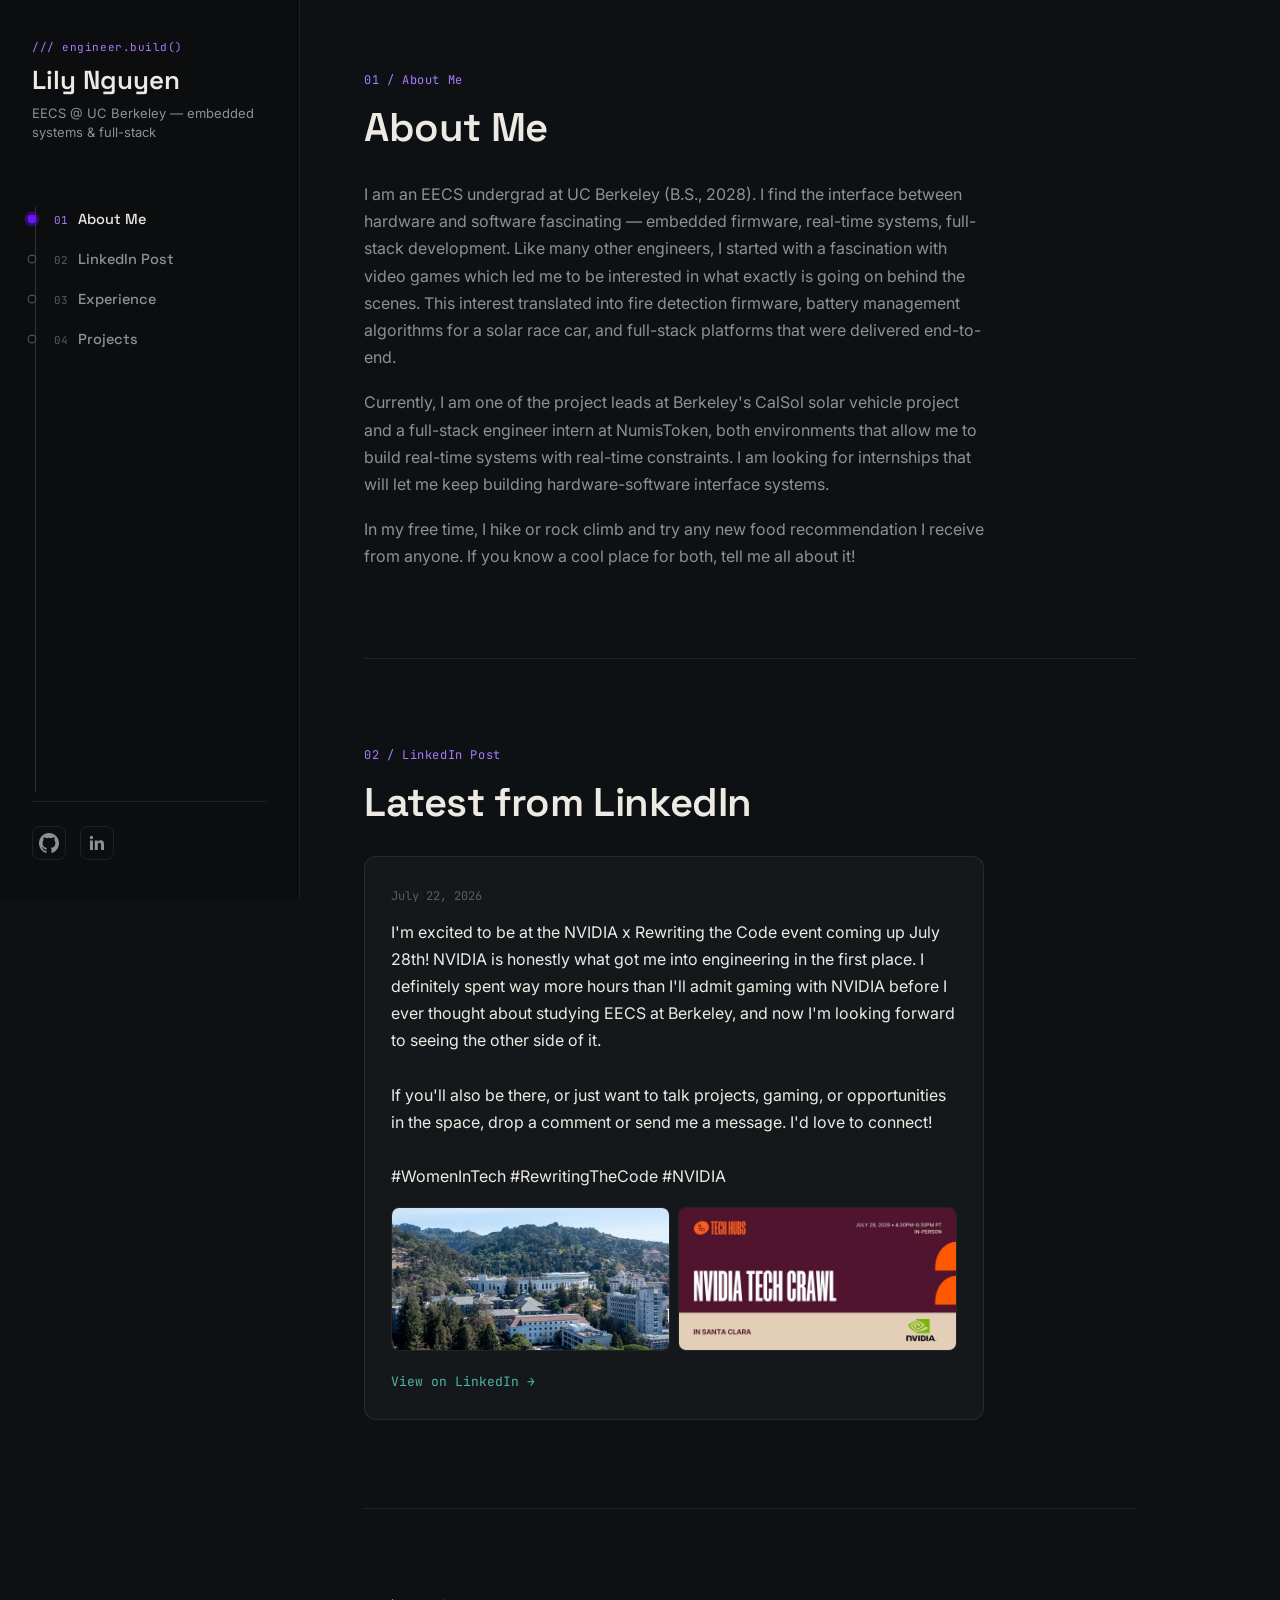
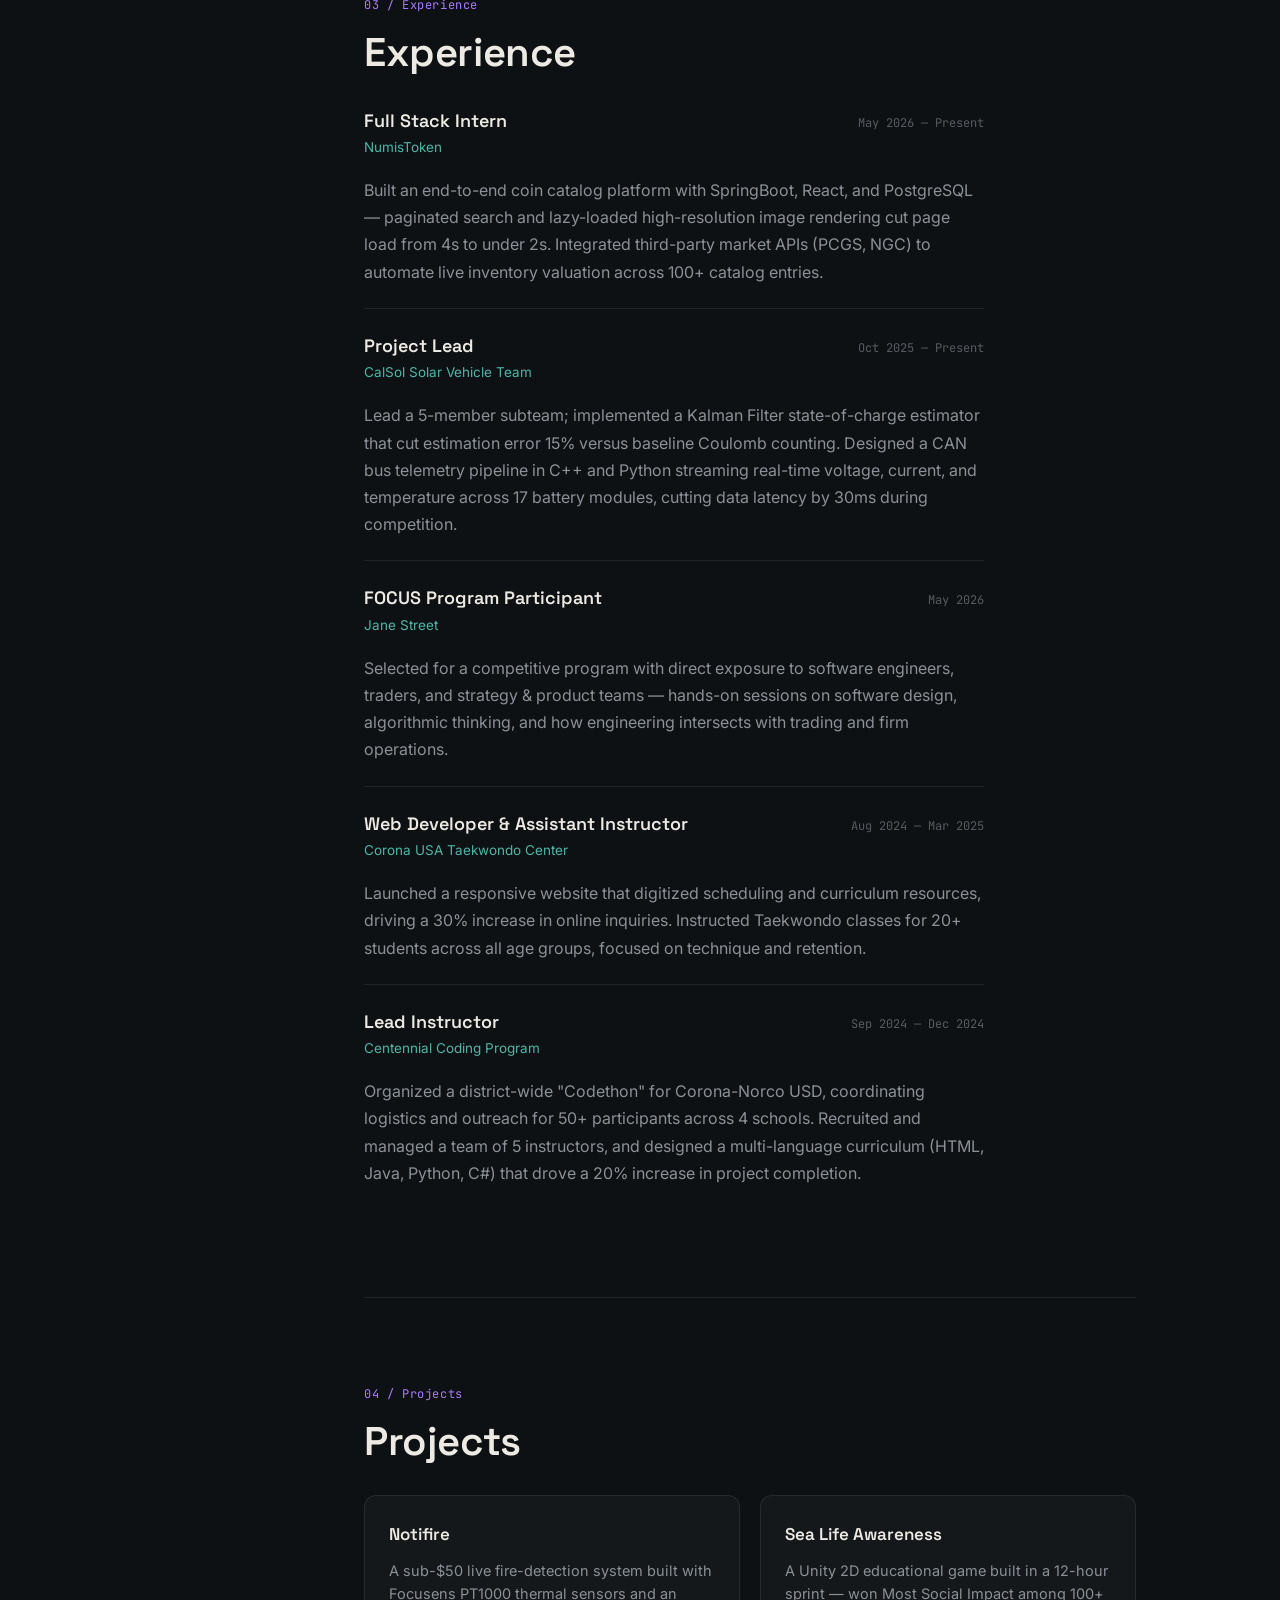
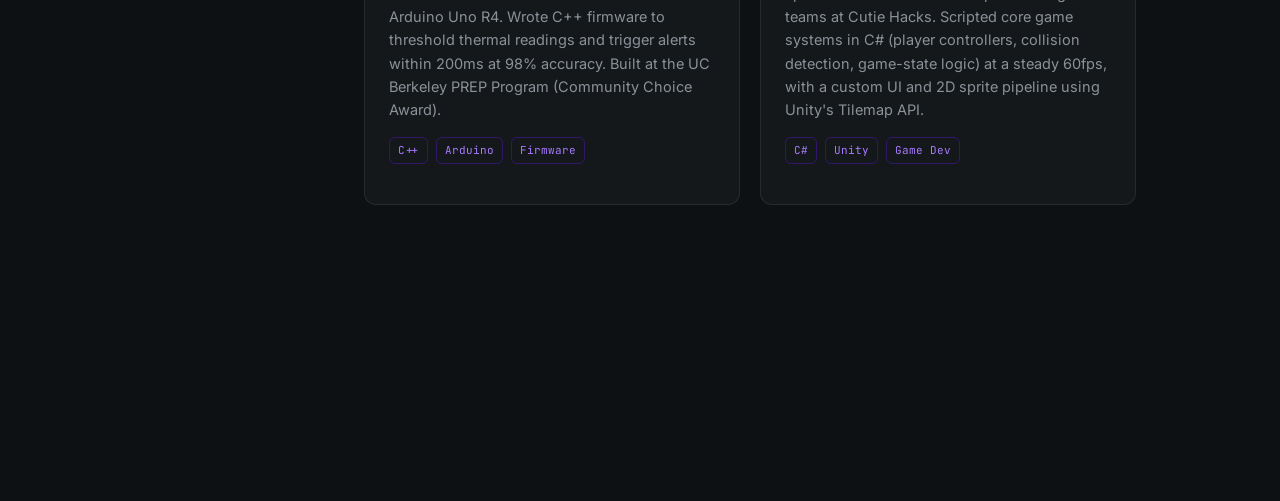
<file: index.html>
<!DOCTYPE html>
<html lang="en">
<head>
<meta charset="UTF-8">
<meta name="viewport" content="width=device-width, initial-scale=1.0">
<title>Lily Nguyen12 — Portfolio</title>
<link rel="preconnect" href="https://fonts.googleapis.com">
<link rel="preconnect" href="https://fonts.gstatic.com" crossorigin>
<link href="https://fonts.googleapis.com/css2?family=Space+Grotesk:wght@400;500;600;700&family=Inter:wght@400;500;600&family=JetBrains+Mono:wght@400;500&display=swap" rel="stylesheet">
<link rel="stylesheet" href="styles.css">
</head>
<body>

<div class="layout">

  <!-- ============ LEFT SIDEBAR ============ -->
  <aside class="sidebar">
    <div class="sidebar-inner">

      <header class="identity">
        <p class="identity-eyebrow">/// engineer.build()</p>
        <h1 class="identity-name">Lily Nguyen</h1>
        <p class="identity-tagline">EECS @ UC Berkeley — embedded systems &amp; full-stack</p>
      </header>

      <nav class="toc" aria-label="Section navigation">
        <a href="#about" class="toc-link" data-section="about">
          <span class="toc-index">01</span>
          <span class="toc-label">About Me</span>
        </a>
        <a href="#linkedin" class="toc-link" data-section="linkedin">
          <span class="toc-index">02</span>
          <span class="toc-label">LinkedIn Post</span>
        </a>
        <a href="#experience" class="toc-link" data-section="experience">
          <span class="toc-index">03</span>
          <span class="toc-label">Experience</span>
        </a>
        <a href="#projects" class="toc-link" data-section="projects">
          <span class="toc-index">04</span>
          <span class="toc-label">Projects</span>
        </a>
      </nav>

      <div class="trace-rail" aria-hidden="true"></div>

      <footer class="social-row">
        <a href="https://github.com/lilyy505" target="_blank" rel="noopener" class="social-icon" aria-label="GitHub">
          <svg viewBox="0 0 24 24" fill="currentColor" width="20" height="20">
            <path d="M12 0C5.37 0 0 5.5 0 12.3c0 5.44 3.44 10.05 8.21 11.68.6.12.82-.27.82-.6 0-.29-.01-1.06-.02-2.08-3.34.75-4.04-1.66-4.04-1.66-.55-1.44-1.34-1.83-1.34-1.83-1.09-.77.08-.75.08-.75 1.2.09 1.84 1.27 1.84 1.27 1.07 1.87 2.81 1.33 3.5 1.02.11-.79.42-1.33.76-1.64-2.67-.31-5.47-1.38-5.47-6.13 0-1.35.46-2.46 1.22-3.33-.12-.31-.53-1.56.12-3.25 0 0 1-.33 3.3 1.27a11.1 11.1 0 0 1 6 0c2.28-1.6 3.29-1.27 3.29-1.27.65 1.69.24 2.94.12 3.25.76.87 1.22 1.98 1.22 3.33 0 4.76-2.81 5.81-5.48 6.12.43.38.81 1.13.81 2.28 0 1.65-.02 2.98-.02 3.38 0 .33.22.72.83.6C20.56 22.34 24 17.73 24 12.3 24 5.5 18.63 0 12 0z"/>
          </svg>
        </a>
        <a href="https://linkedin.com/in/lilyynguyy" target="_blank" rel="noopener" class="social-icon" aria-label="LinkedIn">
          <svg viewBox="0 0 24 24" fill="currentColor" width="20" height="20">
            <path d="M20.45 20.45h-3.55v-5.57c0-1.33-.02-3.04-1.85-3.04-1.85 0-2.14 1.45-2.14 2.94v5.67H9.36V9h3.41v1.56h.05c.47-.9 1.63-1.85 3.36-1.85 3.6 0 4.27 2.37 4.27 5.45v6.29zM5.34 7.43a2.06 2.06 0 1 1 0-4.12 2.06 2.06 0 0 1 0 4.12zM7.12 20.45H3.56V9h3.56v11.45z"/>
          </svg>
        </a>
      </footer>

    </div>
  </aside>

  <!-- ============ RIGHT CONTENT ============ -->
  <main class="content">

    <section id="about" class="panel">
      <p class="panel-eyebrow">01 / About Me</p>
      <h2 class="panel-title">About Me</h2>
      <div class="panel-body">
        <p>
          I am an EECS undergrad at UC Berkeley (B.S., 2028). I find the interface between 
          hardware and software fascinating — embedded firmware, real-time systems, full-stack 
          development. Like many other engineers, I started with a fascination with video games 
          which led me to be interested in what exactly is going on behind the scenes. This interest 
          translated into fire detection firmware, battery management algorithms for a solar race car,
          and full-stack platforms that were delivered end-to-end.
        </p>
        <p>
          Currently, I am one of the project leads at Berkeley's CalSol solar vehicle project and a 
          full-stack engineer intern at NumisToken, both environments that allow me to build real-time 
          systems with real-time constraints. I am looking for internships that will let me keep building 
          hardware-software interface systems.
        </p>
         <p>
          In my free time, I hike or rock climb and try any new food recommendation I receive from anyone. 
          If you know a cool place for both, tell me all about it!
        </p>
      </div>
    </section>

    <section id="linkedin" class="panel">
      <p class="panel-eyebrow">02 / LinkedIn Post</p>
      <h2 class="panel-title">Latest from LinkedIn</h2>
      <!-- Cards are rendered by script.js from posts.json — don't edit them here. -->
      <div class="panel-body" id="linkedin-feed">
        <p class="feed-state">Loading posts…</p>
      </div>
    </section>

    <section id="experience" class="panel">
      <p class="panel-eyebrow">03 / Experience</p>
      <h2 class="panel-title">Experience</h2>
      <div class="panel-body">

        <article class="entry">
          <div class="entry-head">
            <h3 class="entry-role">Full Stack Intern</h3>
            <span class="entry-dates">May 2026 — Present</span>
          </div>
          <p class="entry-org">NumisToken</p>
          <p class="entry-desc">
            Built an end-to-end coin catalog platform with SpringBoot, React, and
            PostgreSQL — paginated search and lazy-loaded high-resolution image rendering
            cut page load from 4s to under 2s. Integrated third-party market APIs (PCGS,
            NGC) to automate live inventory valuation across 100+ catalog entries.
          </p>
        </article>

        <article class="entry">
          <div class="entry-head">
            <h3 class="entry-role">Project Lead</h3>
            <span class="entry-dates">Oct 2025 — Present</span>
          </div>
          <p class="entry-org">CalSol Solar Vehicle Team</p>
          <p class="entry-desc">
            Lead a 5-member subteam; implemented a Kalman Filter state-of-charge estimator
            that cut estimation error 15% versus baseline Coulomb counting. Designed a
            CAN bus telemetry pipeline in C++ and Python streaming real-time voltage,
            current, and temperature across 17 battery modules, cutting data latency by
            30ms during competition.
          </p>
        </article>

        <article class="entry">
          <div class="entry-head">
            <h3 class="entry-role">FOCUS Program Participant</h3>
            <span class="entry-dates">May 2026</span>
          </div>
          <p class="entry-org">Jane Street</p>
          <p class="entry-desc">
            Selected for a competitive program with direct exposure to software engineers,
            traders, and strategy &amp; product teams — hands-on sessions on software
            design, algorithmic thinking, and how engineering intersects with trading and
            firm operations.
          </p>
        </article>

        <article class="entry">
          <div class="entry-head">
            <h3 class="entry-role">Web Developer &amp; Assistant Instructor</h3>
            <span class="entry-dates">Aug 2024 — Mar 2025</span>
          </div>
          <p class="entry-org">Corona USA Taekwondo Center</p>
          <p class="entry-desc">
            Launched a responsive website that digitized scheduling and curriculum
            resources, driving a 30% increase in online inquiries. Instructed Taekwondo
            classes for 20+ students across all age groups, focused on technique and
            retention.
          </p>
        </article>

        <article class="entry">
          <div class="entry-head">
            <h3 class="entry-role">Lead Instructor</h3>
            <span class="entry-dates">Sep 2024 — Dec 2024</span>
          </div>
          <p class="entry-org">Centennial Coding Program</p>
          <p class="entry-desc">
            Organized a district-wide "Codethon" for Corona-Norco USD, coordinating
            logistics and outreach for 50+ participants across 4 schools. Recruited and
            managed a team of 5 instructors, and designed a multi-language curriculum
            (HTML, Java, Python, C#) that drove a 20% increase in project completion.
          </p>
        </article>

      </div>
    </section>

    <section id="projects" class="panel">
      <p class="panel-eyebrow">04 / Projects</p>
      <h2 class="panel-title">Projects</h2>
      <div class="panel-body project-grid">

        <article class="project-card">
          <h3 class="project-name">Notifire</h3>
          <p class="project-desc">
            A sub-$50 live fire-detection system built with Focusens PT1000 thermal
            sensors and an Arduino Uno R4. Wrote C++ firmware to threshold thermal
            readings and trigger alerts within 200ms at 98% accuracy. Built at the
            UC Berkeley PREP Program (Community Choice Award).
          </p>
          <div class="project-tags">
            <span class="tag">C++</span>
            <span class="tag">Arduino</span>
            <span class="tag">Firmware</span>
          </div>
        </article>

        <article class="project-card">
          <h3 class="project-name">Sea Life Awareness</h3>
          <p class="project-desc">
            A Unity 2D educational game built in a 12-hour sprint — won Most Social Impact
            among 100+ teams at Cutie Hacks. Scripted core game systems in C# (player
            controllers, collision detection, game-state logic) at a steady 60fps, with a
            custom UI and 2D sprite pipeline using Unity's Tilemap API.
          </p>
          <div class="project-tags">
            <span class="tag">C#</span>
            <span class="tag">Unity</span>
            <span class="tag">Game Dev</span>
          </div>
        </article>

      </div>
    </section>

  </main>

</div>

<script src="script.js"></script>
</body>
</html>
</file>
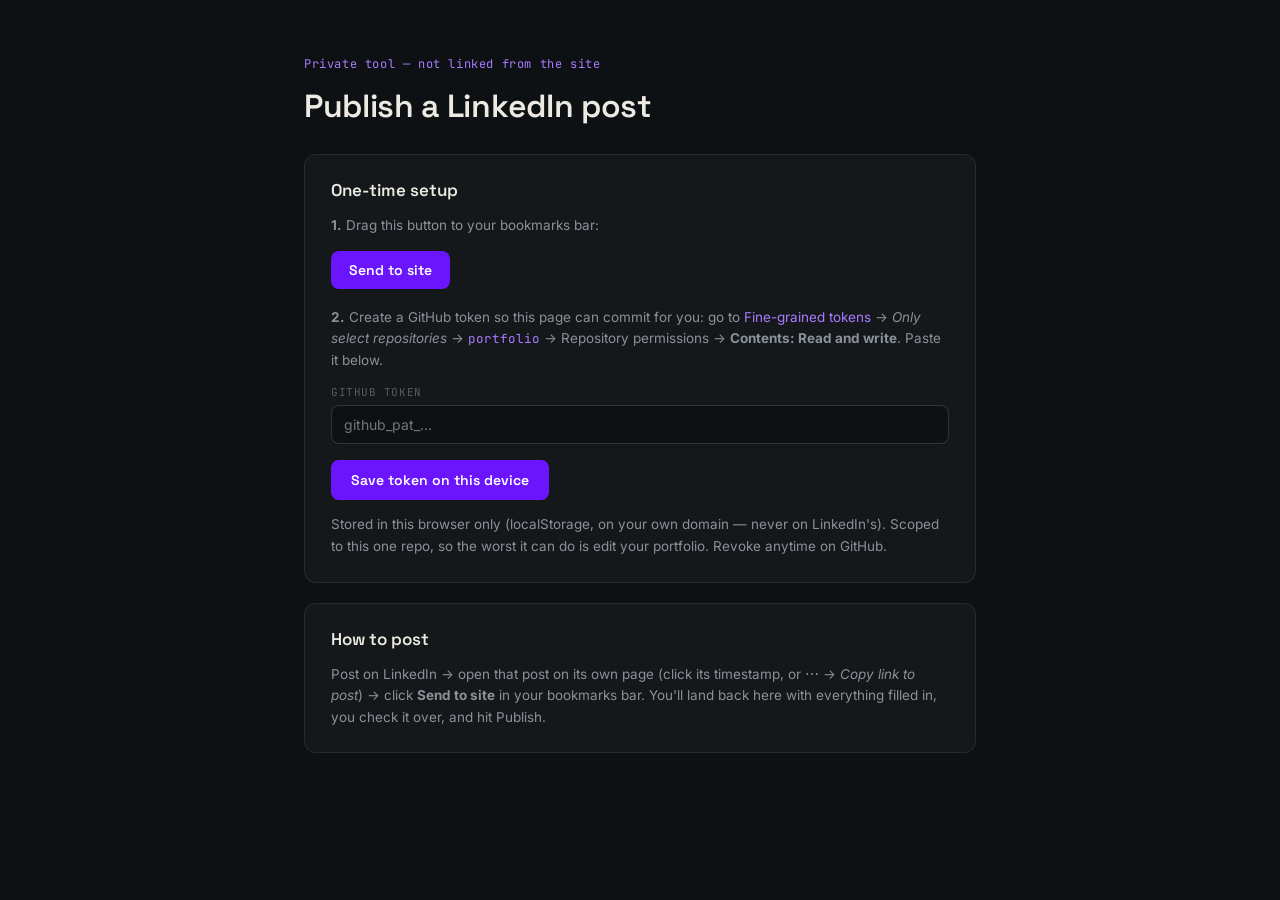
<file: capture.html>
<!DOCTYPE html>
<html lang="en">
<head>
<meta charset="UTF-8">
<meta name="viewport" content="width=device-width, initial-scale=1.0">
<meta name="robots" content="noindex">
<title>Publish a LinkedIn post — Lily Nguyen</title>
<link rel="preconnect" href="https://fonts.googleapis.com">
<link rel="preconnect" href="https://fonts.gstatic.com" crossorigin>
<link href="https://fonts.googleapis.com/css2?family=Space+Grotesk:wght@400;500;600;700&family=Inter:wght@400;500;600&family=JetBrains+Mono:wght@400;500&display=swap" rel="stylesheet">
<link rel="stylesheet" href="styles.css">
<style>
  .cap-wrap {
    max-width: 720px;
    margin: 0 auto;
    padding: 56px 24px 96px;
  }
  .cap-section {
    border: 1px solid var(--line);
    border-radius: 12px;
    background: var(--bg-panel);
    padding: 24px 26px;
    margin-bottom: 20px;
  }
  .cap-section h2 {
    font-family: var(--font-display);
    font-size: 17px;
    font-weight: 600;
    margin: 0 0 14px;
  }
  .cap-hint {
    font-size: 13.5px;
    line-height: 1.6;
    color: var(--text-muted);
    margin: 0 0 14px;
  }
  label {
    display: block;
    font-family: var(--font-mono);
    font-size: 11px;
    letter-spacing: 0.05em;
    text-transform: uppercase;
    color: var(--text-faint);
    margin: 0 0 6px;
  }
  input[type="text"], input[type="password"], input[type="date"], textarea {
    width: 100%;
    background: var(--bg-deep);
    border: 1px solid var(--line-strong);
    border-radius: 8px;
    color: var(--text-primary);
    font-family: var(--font-body);
    font-size: 14px;
    padding: 10px 12px;
    margin-bottom: 16px;
  }
  textarea { min-height: 190px; line-height: 1.6; resize: vertical; }
  input:focus, textarea:focus { outline: none; border-color: var(--accent); }
  .btn {
    font-family: var(--font-display);
    font-size: 14px;
    font-weight: 600;
    border: none;
    border-radius: 8px;
    padding: 11px 20px;
    cursor: pointer;
    background: var(--accent);
    color: #fff;
  }
  .btn:disabled { opacity: 0.45; cursor: not-allowed; }
  .btn-ghost {
    background: transparent;
    color: var(--text-muted);
    border: 1px solid var(--line-strong);
  }
  .img-row {
    display: flex;
    align-items: center;
    gap: 12px;
    margin-bottom: 10px;
  }
  .img-row img {
    width: 56px; height: 56px;
    object-fit: cover;
    border-radius: 6px;
    border: 1px solid var(--line);
    flex-shrink: 0;
    background: var(--bg-deep);
  }
  .img-row span {
    font-family: var(--font-mono);
    font-size: 11px;
    color: var(--text-faint);
    overflow: hidden;
    text-overflow: ellipsis;
    white-space: nowrap;
    flex: 1;
  }
  .img-row button {
    background: none; border: none;
    color: var(--text-faint);
    cursor: pointer;
    font-size: 18px;
    padding: 4px 8px;
  }
  .img-row button:hover { color: var(--text-primary); }
  .cap-log {
    font-family: var(--font-mono);
    font-size: 12px;
    line-height: 1.8;
    color: var(--text-muted);
    white-space: pre-wrap;
    margin: 16px 0 0;
  }
  .ok   { color: #4FB6A8; }
  .warn { color: var(--accent-text); }
  .err  { color: #E2685F; }
  .bm-link {
    display: inline-block;
    background: var(--accent);
    color: #fff;
    font-family: var(--font-display);
    font-weight: 600;
    font-size: 14px;
    padding: 10px 18px;
    border-radius: 8px;
    cursor: grab;
  }
  code {
    font-family: var(--font-mono);
    font-size: 12.5px;
    color: var(--accent-text);
  }
  .hidden { display: none; }
</style>
</head>
<body>

<div class="cap-wrap">

  <p class="panel-eyebrow">Private tool — not linked from the site</p>
  <h1 class="panel-title" style="font-size:32px;">Publish a LinkedIn post</h1>

  <!-- ===== SETUP (shown when there's no captured post) ===== -->
  <section class="cap-section" id="setup">
    <h2>One-time setup</h2>
    <p class="cap-hint">
      <strong>1.</strong> Drag this button to your bookmarks bar:
    </p>
    <p style="margin:0 0 18px;"><a class="bm-link" id="bookmarklet" href="#">Send to site</a></p>
    <p class="cap-hint">
      <strong>2.</strong> Create a GitHub token so this page can commit for you:
      go to <a href="https://github.com/settings/personal-access-tokens/new" target="_blank" rel="noopener" style="color:var(--accent-text)">Fine-grained tokens</a> →
      <em>Only select repositories</em> → <code>portfolio</code> →
      Repository permissions → <strong>Contents: Read and write</strong>. Paste it below.
    </p>
    <label for="token">GitHub token</label>
    <input type="password" id="token" placeholder="github_pat_…" autocomplete="off">
    <button class="btn" id="save-token">Save token on this device</button>
    <p class="cap-hint" style="margin:14px 0 0;">
      Stored in this browser only (localStorage, on your own domain — never on LinkedIn's).
      Scoped to this one repo, so the worst it can do is edit your portfolio. Revoke anytime on GitHub.
    </p>
  </section>

  <!-- ===== HOW TO USE ===== -->
  <section class="cap-section" id="howto">
    <h2>How to post</h2>
    <p class="cap-hint" style="margin:0;">
      Post on LinkedIn → open that post on its own page (click its timestamp, or ⋯ → <em>Copy link to post</em>) →
      click <strong>Send to site</strong> in your bookmarks bar. You'll land back here with everything filled in,
      you check it over, and hit Publish.
    </p>
  </section>

  <!-- ===== REVIEW + PUBLISH ===== -->
  <section class="cap-section hidden" id="review">
    <h2>Review</h2>
    <p class="cap-hint">Edit anything before it goes live — this is your last look.</p>

    <label for="date">Date</label>
    <input type="date" id="date">

    <label for="text">Post text</label>
    <textarea id="text"></textarea>

    <label>Images</label>
    <div id="images"></div>
    <p class="cap-hint hidden" id="no-images" style="margin:0 0 16px;">No images on this post.</p>

    <label for="url">Link to post</label>
    <input type="text" id="url">

    <button class="btn" id="publish">Publish to site</button>
    <button class="btn btn-ghost" id="discard">Discard</button>

    <p class="cap-log hidden" id="log"></p>
  </section>

</div>

<script>
// ==========================================================
// CONFIG
// ==========================================================
const REPO_OWNER  = 'lilyy505';
const REPO_NAME   = 'portfolio';
const REPO_BRANCH = 'main';
const KEEP_POSTS  = 10;   // how many posts to retain in posts.json
const API = `https://api.github.com/repos/${REPO_OWNER}/${REPO_NAME}/contents`;

// ==========================================================
// THE BOOKMARKLET
// Defined here as a real function, then serialized into a
// javascript: URL for the draggable link. Single source of truth.
// ==========================================================
function linkedInCapture(SITE) {
  try {
    // Prefer a post container, but fall back to the whole page. We do NOT
    // depend on exact class names — LinkedIn changes them constantly — so
    // everything below works by heuristic (longest text block, image URL
    // shape) rather than by a fixed selector.
    var root =
      document.querySelector('[class*="feed-shared-update-v2"]') ||
      document.querySelector('[class*="fie-impression-container"]') ||
      document.querySelector('main [data-urn]') ||
      document.querySelector('main') ||
      document.body;

    // --- text: pick the longest visible block that looks like post body ---
    var text = '';
    var candidates = root.querySelectorAll(
      '[class*="update-components-text"], [class*="feed-shared-text"], ' +
      '[class*="commentary"], [data-test-id*="commentary"], ' +
      'span[dir="ltr"], p[dir="ltr"]'
    );
    for (var c = 0; c < candidates.length; c++) {
      var t = (candidates[c].innerText || '').trim();
      if (t.length > text.length) text = t;
    }
    text = text
      .replace(/\s*…?\s*(see more|more)\s*$/i, '')
      .replace(/\shashtag\s/gi, ' ')
      .trim();

    // --- images: any LinkedIn media image, excluding avatars/logos ---------
    var seen = {};
    var images = [];
    var imgs = root.querySelectorAll('img');
    for (var k = 0; k < imgs.length; k++) {
      var s = imgs[k].currentSrc || imgs[k].src || '';
      if (!s || s.indexOf('licdn') === -1) continue;
      if (!/\/dms\/image\/|feedshare/.test(s)) continue;                 // post media path
      if (/profile-displayphoto|profile-framedphoto|company-logo|profile-banner|EntityPhoto/i.test(s)) continue;
      var nat = imgs[k].naturalWidth || 0;
      if (nat > 0 && nat < 100) continue;                                // skip tiny (reactions etc.)
      var key = s.split('?')[0];
      if (seen[key]) continue;
      seen[key] = 1;
      images.push(s);
    }

    // --- permalink + activity id (works for /posts/ and /feed/update/) -----
    var id = '';
    var urnEl = document.querySelector('[data-urn*="activity"], [data-id*="activity"]');
    var urnAttr = (root.getAttribute && (root.getAttribute('data-urn') || root.getAttribute('data-id'))) ||
                  (urnEl && (urnEl.getAttribute('data-urn') || urnEl.getAttribute('data-id'))) || '';
    var m = urnAttr.match(/(\d{15,})/) ||                 // from data-urn
            location.href.match(/(?:activity[:-]|share[:-]|ugcPost[:-]|-)(\d{15,})/); // from URL
    if (m) id = m[1];

    // Prefer the page's own permalink (the /posts/ or /feed/update/ URL you're
    // viewing) — it reliably opens the post. Only synthesize from the id when
    // we're somewhere else (e.g. the feed) and have nothing better.
    var clean = location.href.split('?')[0];
    var url = /linkedin\.com\/(posts|feed\/update)\//.test(clean)
      ? clean
      : (id ? 'https://www.linkedin.com/feed/update/urn:li:activity:' + id + '/' : clean);

    // --- date from the activity id's embedded timestamp --------------------
    var date = new Date().toISOString().slice(0, 10);
    if (id && typeof BigInt === 'function') {
      try {
        var d = new Date(Number(BigInt(id) >> BigInt(22)));
        if (d.getFullYear() > 2010 && d.getTime() < Date.now() + 86400000) {
          date = d.toISOString().slice(0, 10);
        }
      } catch (e) { /* fall back to today */ }
    }

    // Always hand off to the editor — even a partial/empty grab lands you
    // there with the correct link + date so you can paste the rest.
    if (!text) {
      alert("Heads up: couldn't auto-read the post text (LinkedIn may have changed its layout).\n\nOpening the editor anyway with the date and link filled in — just paste the text there.");
    }

    var payload = JSON.stringify({ text: text, images: images, url: url, date: date });
    var link = SITE + '#' + btoa(unescape(encodeURIComponent(payload)));
    var win = window.open(link, '_blank');
    if (!win) {
      // Popup blocked — copy the link so nothing is lost.
      try {
        navigator.clipboard.writeText(link);
        alert('Popup blocked. The capture link was copied to your clipboard — paste it into a new tab.');
      } catch (e) {
        prompt('Popup blocked. Copy this link and open it in a new tab:', link);
      }
    }
  } catch (err) {
    alert('Capture failed: ' + err.message);
  }
}

const siteUrl = location.origin + location.pathname;
document.getElementById('bookmarklet').href =
  'javascript:' + encodeURIComponent(`(${linkedInCapture.toString()})(${JSON.stringify(siteUrl)});`);

// ==========================================================
// HELPERS
// ==========================================================
const $ = (id) => document.getElementById(id);

const encodeB64 = (str) => {
  const bytes = new TextEncoder().encode(str);
  let bin = '';
  for (let i = 0; i < bytes.length; i += 0x8000) {
    bin += String.fromCharCode.apply(null, bytes.subarray(i, i + 0x8000));
  }
  return btoa(bin);
};

const decodeB64 = (b64) =>
  new TextDecoder().decode(Uint8Array.from(atob(b64), (c) => c.charCodeAt(0)));

const log = (msg, cls = '') => {
  const el = $('log');
  el.classList.remove('hidden');
  const line = document.createElement('span');
  if (cls) line.className = cls;
  line.textContent = msg + '\n';
  el.appendChild(line);
};

const gh = async (path, options = {}) => {
  const res = await fetch(`${API}/${path}`, {
    ...options,
    headers: {
      Authorization: `Bearer ${$('token').value.trim()}`,
      Accept: 'application/vnd.github+json',
      ...(options.headers || {}),
    },
  });
  if (res.status === 404) return null;
  if (!res.ok) {
    const body = await res.json().catch(() => ({}));
    throw new Error(`GitHub ${res.status}: ${body.message || res.statusText}`);
  }
  return res.json();
};

const putFile = async (path, contentB64, message) => {
  const existing = await gh(`${path}?ref=${REPO_BRANCH}`);
  return gh(path, {
    method: 'PUT',
    body: JSON.stringify({
      message,
      content: contentB64,
      branch: REPO_BRANCH,
      ...(existing && existing.sha ? { sha: existing.sha } : {}),
    }),
  });
};

// ==========================================================
// TOKEN
// ==========================================================
$('token').value = localStorage.getItem('gh_token') || '';
$('save-token').addEventListener('click', () => {
  localStorage.setItem('gh_token', $('token').value.trim());
  $('save-token').textContent = 'Saved ✓';
  setTimeout(() => ($('save-token').textContent = 'Save token on this device'), 2000);
});

// ==========================================================
// LOAD CAPTURED POST
// ==========================================================
let images = [];

const renderImages = () => {
  const box = $('images');
  box.innerHTML = '';
  $('no-images').classList.toggle('hidden', images.length > 0);
  images.forEach((src, i) => {
    const row = document.createElement('div');
    row.className = 'img-row';

    const thumb = document.createElement('img');
    thumb.src = src;
    thumb.alt = '';

    const label = document.createElement('span');
    label.textContent = src;

    const remove = document.createElement('button');
    remove.type = 'button';
    remove.textContent = '×';
    remove.title = 'Remove this image';
    remove.addEventListener('click', () => {
      images.splice(i, 1);
      renderImages();
    });

    row.append(thumb, label, remove);
    box.appendChild(row);
  });
};

if (location.hash.length > 1) {
  try {
    const post = JSON.parse(decodeB64(location.hash.slice(1)));
    $('date').value = post.date || new Date().toISOString().slice(0, 10);
    $('text').value = post.text || '';
    $('url').value = post.url || '';
    images = post.images || [];
    renderImages();
    $('review').classList.remove('hidden');
    $('howto').classList.add('hidden');
    // Keep setup visible if there's no token yet — otherwise there'd be
    // nowhere to enter one without discarding the capture.
    if (localStorage.getItem('gh_token')) $('setup').classList.add('hidden');
  } catch (err) {
    alert('That capture link looks corrupted. Try clicking the bookmark again.');
  }
}

$('discard').addEventListener('click', () => {
  location.href = location.pathname;
});

// ==========================================================
// PUBLISH
// ==========================================================
$('publish').addEventListener('click', async () => {
  const btn = $('publish');
  $('log').innerHTML = '';

  if (!$('token').value.trim()) {
    log('No GitHub token — go back to setup and add one.', 'err');
    return;
  }

  btn.disabled = true;
  btn.textContent = 'Publishing…';

  try {
    const date = $('date').value || new Date().toISOString().slice(0, 10);

    // --- 1. copy images into the repo so they don't rot -----------------
    // LinkedIn's CDN URLs are signed and expire. If the browser lets us
    // read the bytes we commit our own copy; if CORS blocks it we keep the
    // remote URL and say so, rather than silently shipping a dead image.
    const finalImages = [];
    for (let i = 0; i < images.length; i++) {
      const src = images[i];
      try {
        const blob = await fetch(src).then((r) => {
          if (!r.ok) throw new Error(`HTTP ${r.status}`);
          return r.blob();
        });
        const ext = (blob.type.split('/')[1] || 'jpg').replace('jpeg', 'jpg');
        const path = `assets/posts/${date}-${i + 1}.${ext}`;
        const b64 = await new Promise((resolve, reject) => {
          const reader = new FileReader();
          reader.onload = () => resolve(reader.result.split(',')[1]);
          reader.onerror = reject;
          reader.readAsDataURL(blob);
        });
        await putFile(path, b64, `Add image for LinkedIn post ${date}`);
        finalImages.push(path);
        log(`✓ saved ${path}`, 'ok');
      } catch (err) {
        finalImages.push(src);
        log(`! couldn't copy image ${i + 1} (${err.message}) — using LinkedIn's URL, which may expire`, 'warn');
      }
    }

    // --- 2. merge into posts.json --------------------------------------
    const existing = await gh(`posts.json?ref=${REPO_BRANCH}`);
    let data = { posts: [] };
    if (existing) {
      try {
        data = JSON.parse(decodeB64(existing.content.replace(/\n/g, '')));
      } catch {
        log('! posts.json was unreadable — starting a fresh one', 'warn');
      }
    }

    const post = {
      date,
      added: new Date().toISOString(),   // when it was published to the site
      text: $('text').value,
      images: finalImages,
      url: $('url').value,
    };

    // Re-publishing the same post updates it instead of duplicating.
    const posts = (data.posts || []).filter((p) => !post.url || p.url !== post.url);
    posts.unshift(post);
    posts.sort((a, b) => (a.date < b.date ? 1 : -1));

    const payload = {
      updated: new Date().toISOString(),
      posts: posts.slice(0, KEEP_POSTS),
    };

    await putFile(
      'posts.json',
      encodeB64(JSON.stringify(payload, null, 2) + '\n'),
      `Add LinkedIn post ${date}`
    );

    log('✓ published — live in about a minute once Pages rebuilds', 'ok');
    btn.textContent = 'Published ✓';
  } catch (err) {
    log(`✗ ${err.message}`, 'err');
    btn.disabled = false;
    btn.textContent = 'Publish to site';
  }
});
</script>

</body>
</html>
</file>
<file: styles.css>
/* ==========================================================
   TOKENS
   ========================================================== */
:root {
  --bg-deep:      #0E1113;
  --bg-sidebar:   #0B0D0F;
  --bg-panel:     #14181B;
  --line:         rgba(237, 234, 227, 0.09);
  --line-strong:  rgba(237, 234, 227, 0.16);

  --text-primary: #EDEAE3;
  --text-muted:   #8B9198;
  --text-faint:   #565C62;

  --accent:       #6B15FF; /* violet / LED — fills, dots, borders */
  --accent-text:  #A97BFF; /* lighter tint — small text on dark bg */
  --accent-dim:   rgba(107, 21, 255, 0.35);
  --accent-teal:  #4FB6A8;

  --font-display: 'Space Grotesk', sans-serif;
  --font-body:    'Inter', sans-serif;
  --font-mono:    'JetBrains Mono', monospace;

  --sidebar-w: 300px;
}

* { box-sizing: border-box; }

html {
  scroll-behavior: smooth;
}

body {
  margin: 0;
  background: var(--bg-deep);
  color: var(--text-primary);
  font-family: var(--font-body);
  -webkit-font-smoothing: antialiased;
}

a { color: inherit; text-decoration: none; }

@media (prefers-reduced-motion: reduce) {
  html { scroll-behavior: auto; }
  * { animation: none !important; transition: none !important; }
}

/* ==========================================================
   LAYOUT
   ========================================================== */
.layout {
  display: flex;
  min-height: 100vh;
}

/* ==========================================================
   SIDEBAR
   ========================================================== */
.sidebar {
  position: fixed;
  top: 0;
  left: 0;
  width: var(--sidebar-w);
  height: 100vh;
  background: var(--bg-sidebar);
  border-right: 1px solid var(--line);
  z-index: 10;
}

.sidebar-inner {
  height: 100%;
  display: flex;
  flex-direction: column;
  padding: 40px 32px;
}

/* --- identity --- */
.identity {
  margin-bottom: 56px;
}

.identity-eyebrow {
  font-family: var(--font-mono);
  font-size: 11px;
  letter-spacing: 0.05em;
  color: var(--accent-text);
  margin: 0 0 12px;
}

.identity-name {
  font-family: var(--font-display);
  font-size: 26px;
  font-weight: 600;
  line-height: 1.15;
  margin: 0 0 8px;
  color: var(--text-primary);
}

.identity-tagline {
  font-size: 13px;
  line-height: 1.5;
  color: var(--text-muted);
  margin: 0;
}

/* --- table of contents / nav --- */
.toc {
  display: flex;
  flex-direction: column;
  position: relative;
  padding-left: 22px;
  flex: 1;
}

.toc::before {
  content: "";
  position: absolute;
  left: 3px;
  top: 8px;
  bottom: 8px;
  width: 1px;
  background: var(--line-strong);
}

.toc-link {
  position: relative;
  display: flex;
  align-items: baseline;
  gap: 10px;
  padding: 11px 0;
  color: var(--text-muted);
  transition: color 0.2s ease;
}

.toc-link::before {
  content: "";
  position: absolute;
  left: -22px;
  top: 50%;
  transform: translate(-50%, -50%);
  width: 7px;
  height: 7px;
  border-radius: 50%;
  background: var(--bg-sidebar);
  border: 1px solid var(--text-faint);
  transition: all 0.25s ease;
}

.toc-link:hover {
  color: var(--text-primary);
}

.toc-link.is-active {
  color: var(--text-primary);
}

.toc-link.is-active::before {
  background: var(--accent);
  border-color: var(--accent);
  box-shadow: 0 0 0 3px var(--accent-dim);
}

.toc-index {
  font-family: var(--font-mono);
  font-size: 11px;
  color: var(--text-faint);
}

.toc-link.is-active .toc-index {
  color: var(--accent-text);
}

.toc-label {
  font-family: var(--font-display);
  font-size: 14.5px;
  font-weight: 500;
}

/* --- trace rail decorative spacer --- */
.trace-rail {
  height: 1px;
}

/* --- social icons --- */
.social-row {
  display: flex;
  gap: 14px;
  padding-top: 24px;
  border-top: 1px solid var(--line);
}

.social-icon {
  display: flex;
  align-items: center;
  justify-content: center;
  width: 34px;
  height: 34px;
  border-radius: 8px;
  color: var(--text-muted);
  border: 1px solid var(--line);
  transition: all 0.2s ease;
}

.social-icon:hover {
  color: var(--text-primary);
  background: var(--accent);
  border-color: var(--accent);
}

/* ==========================================================
   CONTENT
   ========================================================== */
.content {
  margin-left: var(--sidebar-w);
  flex: 1;
  padding: 72px 64px 120px;
  max-width: 900px;
}

.panel {
  padding-bottom: 88px;
  margin-bottom: 88px;
  border-bottom: 1px solid var(--line);
  scroll-margin-top: 48px;
}

.panel:last-child {
  border-bottom: none;
}

.panel-eyebrow {
  font-family: var(--font-mono);
  font-size: 12px;
  letter-spacing: 0.05em;
  color: var(--accent-text);
  margin: 0 0 14px;
}

.panel-title {
  font-family: var(--font-display);
  font-size: 40px;
  font-weight: 600;
  margin: 0 0 28px;
  letter-spacing: -0.01em;
}

.panel-body {
  font-size: 16px;
  line-height: 1.7;
  color: var(--text-muted);
  max-width: 620px;
}

.panel-body p {
  margin: 0 0 18px;
}

.panel-body p:last-child {
  margin-bottom: 0;
}

/* ==========================================================
   LINKEDIN POST CARDS
   ========================================================== */
.post-card {
  border: 1px solid var(--line);
  border-radius: 12px;
  padding: 24px 26px;
  margin-bottom: 20px;
  background: var(--bg-panel);
}

.post-card:last-child {
  margin-bottom: 0;
}

.post-card-meta {
  margin-bottom: 10px;
}

.post-date {
  font-family: var(--font-mono);
  font-size: 12px;
  color: var(--text-faint);
}

.post-text {
  color: var(--text-primary);
  margin: 0 0 16px !important;
  white-space: pre-wrap;
}

/* --- post media --- */
.post-media {
  display: grid;
  gap: 8px;
  margin-bottom: 16px;
}

.post-media.is-multi {
  grid-template-columns: 1fr 1fr;
}

.post-media img {
  width: 100%;
  height: 100%;
  max-height: 420px;
  object-fit: cover;
  display: block;
  border-radius: 8px;
  border: 1px solid var(--line);
  background: var(--bg-deep);
}

/* --- feed loading / empty / error states --- */
.feed-state {
  font-family: var(--font-mono);
  font-size: 13px;
  color: var(--text-faint);
  padding: 20px 0;
  margin: 0;
}

.post-link {
  font-family: var(--font-mono);
  font-size: 13px;
  color: var(--accent-teal);
}

.post-link:hover {
  color: var(--accent-text);
}

/* ==========================================================
   EXPERIENCE ENTRIES
   ========================================================== */
.entry {
  padding: 22px 0;
  border-top: 1px solid var(--line);
}

.entry:first-child {
  border-top: none;
  padding-top: 0;
}

.entry-head {
  display: flex;
  justify-content: space-between;
  align-items: baseline;
  gap: 16px;
  flex-wrap: wrap;
}

.entry-role {
  font-family: var(--font-display);
  font-size: 18px;
  font-weight: 600;
  color: var(--text-primary);
  margin: 0;
}

.entry-dates {
  font-family: var(--font-mono);
  font-size: 12px;
  color: var(--text-faint);
  white-space: nowrap;
}

.entry-org {
  font-size: 13.5px;
  color: var(--accent-teal);
  margin: 6px 0 10px;
}

.entry-desc {
  margin: 0 !important;
}

/* ==========================================================
   PROJECTS
   ========================================================== */
.project-grid {
  display: grid;
  grid-template-columns: 1fr 1fr;
  gap: 20px;
  max-width: 100%;
}

.project-card {
  border: 1px solid var(--line);
  border-radius: 12px;
  padding: 24px;
  background: var(--bg-panel);
  display: flex;
  flex-direction: column;
}

.project-name {
  font-family: var(--font-display);
  font-size: 17px;
  font-weight: 600;
  color: var(--text-primary);
  margin: 0 0 10px;
}

.project-desc {
  font-size: 14.5px;
  line-height: 1.6;
  margin: 0 0 16px !important;
  flex: 1;
}

.project-tags {
  display: flex;
  flex-wrap: wrap;
  gap: 8px;
  margin-bottom: 16px;
}

.tag {
  font-family: var(--font-mono);
  font-size: 11px;
  color: var(--accent-text);
  border: 1px solid var(--accent-dim);
  border-radius: 6px;
  padding: 3px 8px;
}

.project-link {
  font-family: var(--font-mono);
  font-size: 13px;
  color: var(--accent-teal);
}

.project-link:hover {
  color: var(--accent-text);
}

/* ==========================================================
   RESPONSIVE
   ========================================================== */
@media (max-width: 860px) {
  .layout {
    flex-direction: column;
  }

  .sidebar {
    position: relative;
    width: 100%;
    height: auto;
    border-right: none;
    border-bottom: 1px solid var(--line);
  }

  .sidebar-inner {
    padding: 28px 24px;
  }

  .identity {
    margin-bottom: 28px;
  }

  .toc {
    flex-direction: row;
    flex-wrap: wrap;
    gap: 4px 20px;
    padding-left: 0;
  }

  .toc::before {
    display: none;
  }

  .toc-link::before {
    display: none;
  }

  .toc-link {
    padding: 6px 0;
  }

  .content {
    margin-left: 0;
    padding: 48px 24px 96px;
  }

  .panel-title {
    font-size: 30px;
  }

  .project-grid {
    grid-template-columns: 1fr;
  }
}
</file>
